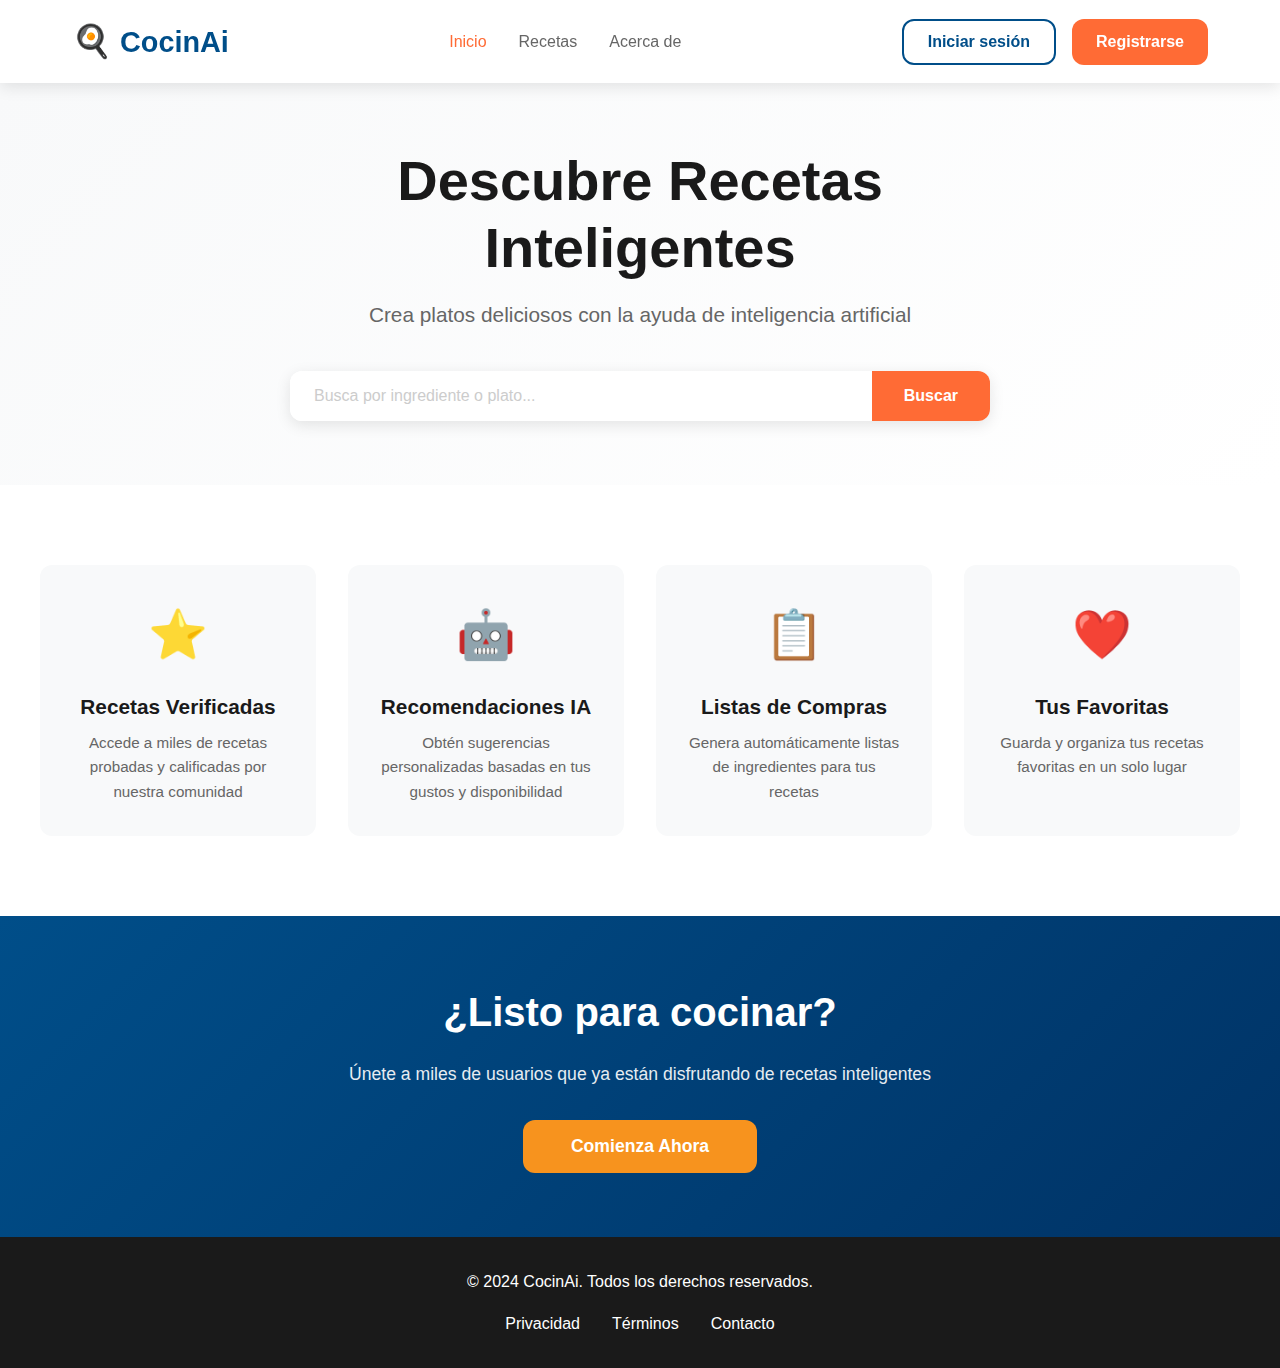
<file: CocinAi/index.html>
<!DOCTYPE html>
<html lang="es">
<head>
    <meta charset="UTF-8">
    <meta name="viewport" content="width=device-width, initial-scale=1.0">
    <title>CocinAi - Recetas Inteligentes</title>
    <link rel="stylesheet" href="css/style.css">
</head>
<body>
    <div class="container-main">
        <!-- Header -->
        <header class="header">
            <div class="header-content">
                <div class="logo">
                    <span class="logo-icon">🍳</span>
                    <h1>CocinAi</h1>
                </div>
                <nav class="nav-header">
                    <a href="#inicio" class="nav-link active">Inicio</a>
                    <a href="#recetas" class="nav-link">Recetas</a>
                    <a href="#about" class="nav-link">Acerca de</a>
                </nav>
                <div class="auth-buttons">
                    <button class="btn btn-login" id="loginBtn">Iniciar sesión</button>
                    <button class="btn btn-signup" id="signupBtn">Registrarse</button>
                </div>
            </div>
        </header>

        <!-- Hero Section -->
        <section class="hero">
            <div class="hero-content">
                <h2 class="hero-title">Descubre Recetas Inteligentes</h2>
                <p class="hero-subtitle">Crea platos deliciosos con la ayuda de inteligencia artificial</p>
                <div class="hero-search">
                    <input type="text" class="search-input" placeholder="Busca por ingrediente o plato...">
                    <button class="btn btn-primary">Buscar</button>
                </div>
            </div>
        </section>

        <!-- Features Section -->
        <section class="features">
            <div class="features-grid">
                <div class="feature-card">
                    <div class="feature-icon">⭐</div>
                    <h3>Recetas Verificadas</h3>
                    <p>Accede a miles de recetas probadas y calificadas por nuestra comunidad</p>
                </div>
                <div class="feature-card">
                    <div class="feature-icon">🤖</div>
                    <h3>Recomendaciones IA</h3>
                    <p>Obtén sugerencias personalizadas basadas en tus gustos y disponibilidad</p>
                </div>
                <div class="feature-card">
                    <div class="feature-icon">📋</div>
                    <h3>Listas de Compras</h3>
                    <p>Genera automáticamente listas de ingredientes para tus recetas</p>
                </div>
                <div class="feature-card">
                    <div class="feature-icon">❤️</div>
                    <h3>Tus Favoritas</h3>
                    <p>Guarda y organiza tus recetas favoritas en un solo lugar</p>
                </div>
            </div>
        </section>

        <!-- CTA Section -->
        <section class="cta">
            <div class="cta-content">
                <h2>¿Listo para cocinar?</h2>
                <p>Únete a miles de usuarios que ya están disfrutando de recetas inteligentes</p>
                <button class="btn btn-primary btn-large">Comienza Ahora</button>
            </div>
        </section>

        <!-- Footer -->
        <footer class="footer">
            <p>&copy; 2024 CocinAi. Todos los derechos reservados.</p>
            <div class="footer-links">
                <a href="#privacidad">Privacidad</a>
                <a href="#terminos">Términos</a>
                <a href="#contacto">Contacto</a>
            </div>
        </footer>
    </div>

    <script src="js/main.js"></script>
</body>
</html>
</file>
<file: CocinAi/css/style.css>
* {
    margin: 0;
    padding: 0;
    box-sizing: border-box;
}

:root {
    --primary-color: #FF6B35;
    --secondary-color: #004E89;
    --accent-color: #F7931E;
    --light-bg: #F8F9FA;
    --dark-text: #1A1A1A;
    --light-text: #666666;
    --border-radius: 12px;
    --shadow: 0 4px 15px rgba(0, 0, 0, 0.1);
    --transition: all 0.3s ease;
}

body {
    font-family: 'Segoe UI', Tahoma, Geneva, Verdana, sans-serif;
    color: var(--dark-text);
    background-color: #FFFFFF;
    line-height: 1.6;
}

.container-main {
    width: 100%;
    display: flex;
    flex-direction: column;
    min-height: 100vh;
}

/* Header */
.header {
    background: #FFFFFF;
    box-shadow: var(--shadow);
    position: sticky;
    top: 0;
    z-index: 1000;
}

.header-content {
    max-width: 1200px;
    margin: 0 auto;
    padding: 1rem 2rem;
    display: flex;
    justify-content: space-between;
    align-items: center;
}

.logo {
    display: flex;
    align-items: center;
    gap: 0.5rem;
    text-decoration: none;
    color: var(--secondary-color);
    cursor: pointer;
}

.logo-icon {
    font-size: 2rem;
}

.logo h1 {
    font-size: 1.8rem;
    font-weight: 700;
    margin: 0;
}

.nav-header {
    display: flex;
    gap: 2rem;
}

.nav-link {
    color: var(--light-text);
    text-decoration: none;
    font-weight: 500;
    transition: var(--transition);
}

.nav-link:hover,
.nav-link.active {
    color: var(--primary-color);
}

.auth-buttons {
    display: flex;
    gap: 1rem;
}

/* Buttons */
.btn {
    padding: 0.75rem 1.5rem;
    border: none;
    border-radius: var(--border-radius);
    font-size: 1rem;
    cursor: pointer;
    font-weight: 600;
    transition: var(--transition);
}

.btn-login {
    background: transparent;
    color: var(--secondary-color);
    border: 2px solid var(--secondary-color);
}

.btn-login:hover {
    background: var(--secondary-color);
    color: white;
}

.btn-signup {
    background: var(--primary-color);
    color: white;
}

.btn-signup:hover {
    background: #E5531A;
    transform: translateY(-2px);
    box-shadow: var(--shadow);
}

.btn-primary {
    background: var(--primary-color);
    color: white;
}

.btn-primary:hover {
    background: #E5531A;
    transform: translateY(-2px);
}

.btn-large {
    padding: 1rem 3rem;
    font-size: 1.1rem;
}

/* Hero Section */
.hero {
    flex: 1;
    display: flex;
    align-items: center;
    justify-content: center;
    background: linear-gradient(135deg, #F8F9FA 0%, #FFFFFF 100%);
    padding: 4rem 2rem;
}

.hero-content {
    text-align: center;
    max-width: 700px;
    width: 100%;
}

.hero-title {
    font-size: 3.5rem;
    font-weight: 800;
    color: var(--dark-text);
    margin-bottom: 1rem;
    line-height: 1.2;
}

.hero-subtitle {
    font-size: 1.3rem;
    color: var(--light-text);
    margin-bottom: 2.5rem;
}

.hero-search {
    display: flex;
    gap: 0.5rem;
    box-shadow: var(--shadow);
    border-radius: var(--border-radius);
    overflow: hidden;
    background: white;
}

.search-input {
    flex: 1;
    padding: 1rem 1.5rem;
    border: none;
    font-size: 1rem;
    outline: none;
}

.search-input::placeholder {
    color: #CCCCCC;
}

.hero-search .btn-primary {
    border-radius: 0;
    padding: 1rem 2rem;
}

/* Features Section */
.features {
    padding: 5rem 2rem;
    background: #FFFFFF;
    text-align: center;
}

.features-grid {
    max-width: 1200px;
    margin: 0 auto;
    display: grid;
    grid-template-columns: repeat(auto-fit, minmax(250px, 1fr));
    gap: 2rem;
}

.feature-card {
    padding: 2rem;
    border-radius: var(--border-radius);
    background: var(--light-bg);
    transition: var(--transition);
}

.feature-card:hover {
    transform: translateY(-10px);
    box-shadow: var(--shadow);
}

.feature-icon {
    font-size: 3rem;
    margin-bottom: 1rem;
}

.feature-card h3 {
    font-size: 1.3rem;
    margin-bottom: 0.5rem;
    color: var(--dark-text);
}

.feature-card p {
    color: var(--light-text);
    font-size: 0.95rem;
}

/* CTA Section */
.cta {
    padding: 4rem 2rem;
    background: linear-gradient(135deg, var(--secondary-color) 0%, #003366 100%);
    color: white;
    text-align: center;
}

.cta-content {
    max-width: 700px;
    margin: 0 auto;
}

.cta h2 {
    font-size: 2.5rem;
    margin-bottom: 1rem;
}

.cta p {
    font-size: 1.1rem;
    margin-bottom: 2rem;
    opacity: 0.9;
}

.cta .btn-primary {
    background: var(--accent-color);
}

.cta .btn-primary:hover {
    background: #E68114;
}

/* Footer */
.footer {
    background: var(--dark-text);
    color: white;
    text-align: center;
    padding: 2rem;
    margin-top: auto;
}

.footer-links {
    margin-top: 1rem;
    display: flex;
    justify-content: center;
    gap: 2rem;
}

.footer-links a {
    color: white;
    text-decoration: none;
    transition: var(--transition);
}

.footer-links a:hover {
    color: var(--accent-color);
}

/* Responsive */
@media (max-width: 768px) {
    .header-content {
        flex-direction: column;
        gap: 1rem;
    }

    .nav-header {
        gap: 1rem;
    }

    .auth-buttons {
        width: 100%;
        flex-direction: column;
    }

    .btn {
        width: 100%;
    }

    .hero-title {
        font-size: 2.5rem;
    }

    .hero-search {
        flex-direction: column;
    }

    .search-input {
        width: 100%;
    }

    .hero-search .btn-primary {
        width: 100%;
    }

    .features-grid {
        grid-template-columns: 1fr;
    }
}
</file>
